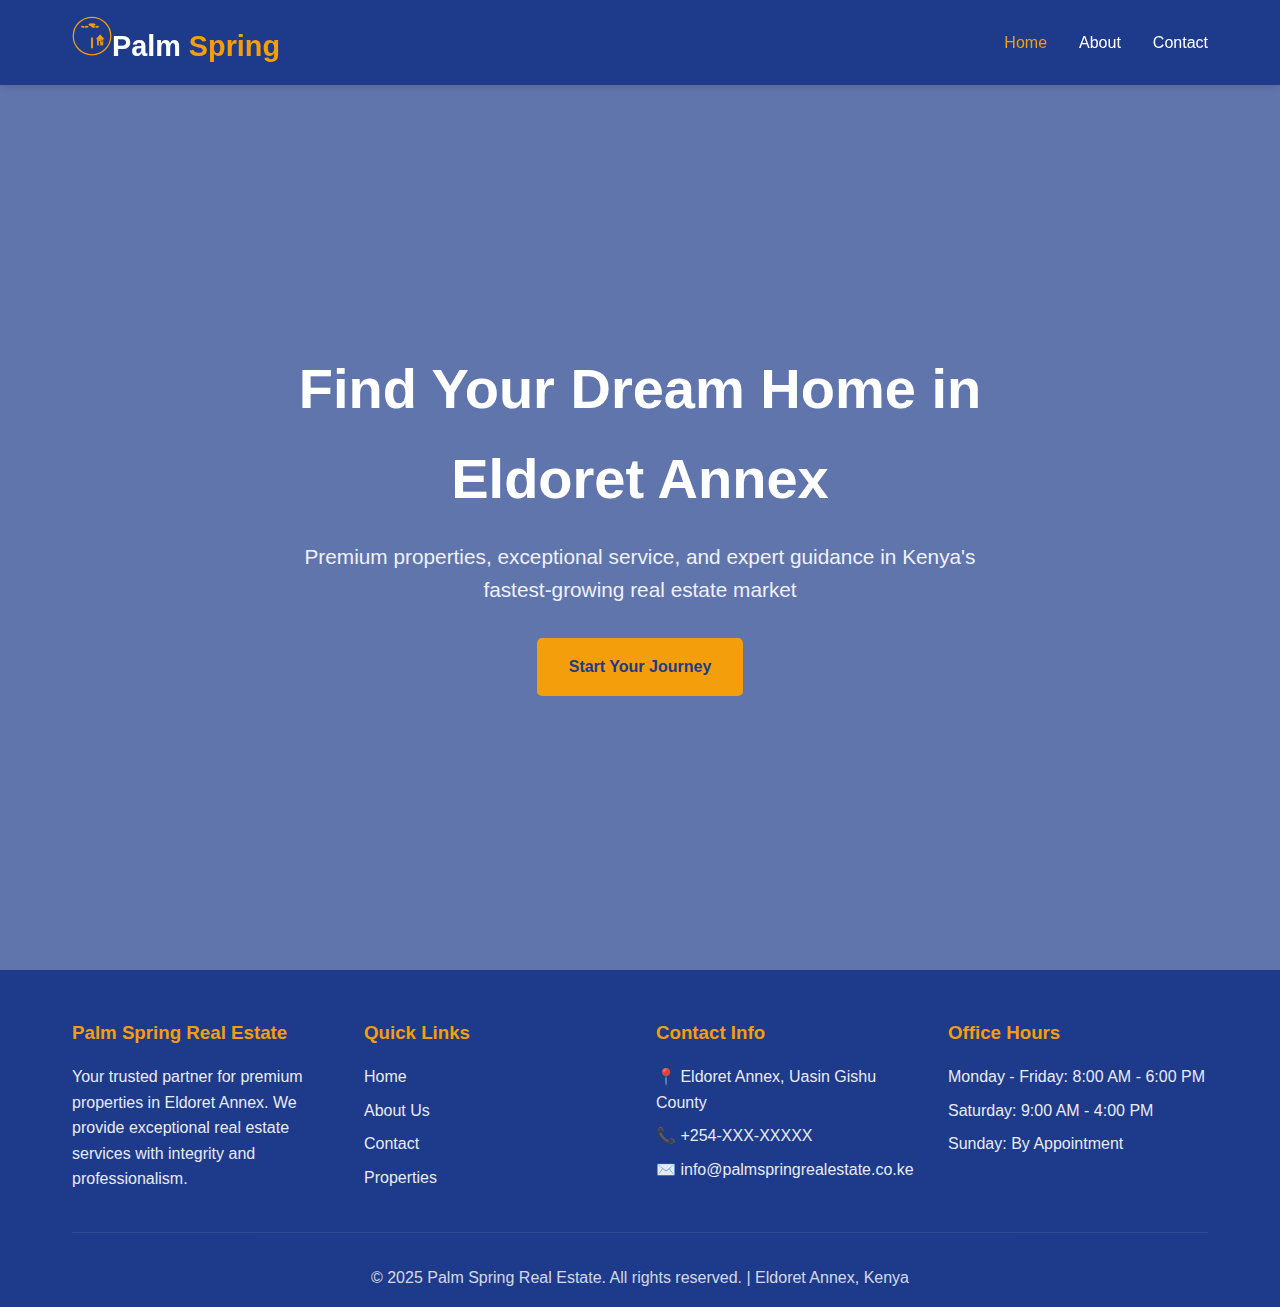
<file: index.html>
<!DOCTYPE html>
<html lang="en">
<head>
    <meta charset="UTF-8">
    <meta name="viewport" content="width=device-width, initial-scale=1.0">
    <title>Palm Spring Real Estate - Premium Properties in Eldoret Annex | Kenya</title>
    <meta name="description" content="Discover luxury real estate in Eldoret Annex with Palm Spring. Premium residential and commercial properties, expert guidance, and exceptional service in Kenya's growing property market.">
    <meta name="keywords" content="Eldoret real estate, Eldoret Annex properties, Kenya real estate, Palm Spring properties, luxury homes Eldoret, commercial properties Kenya, residential properties Eldoret, investment properties Kenya">
    <meta name="author" content="Palm Spring Real Estate">
    <meta name="robots" content="index, follow">
    <meta name="geo.region" content="KE-30">
    <meta name="geo.placename" content="Eldoret Annex">
    <meta name="geo.position" content="0.5143;35.2699">
    <meta name="ICBM" content="0.5143, 35.2699">
    
    <!-- Open Graph / Facebook -->
    <meta property="og:type" content="website">
    <meta property="og:title" content="Palm Spring Real Estate - Premium Properties in Eldoret Annex">
    <meta property="og:description" content="Discover luxury real estate in Eldoret Annex with Palm Spring. Premium properties and expert guidance in Kenya's growing market.">
    <meta property="og:url" content="https://palmspringrealestate.co.ke">
    <meta property="og:site_name" content="Palm Spring Real Estate">
    <meta property="og:locale" content="en_KE">
    
    <!-- Twitter -->
    <meta name="twitter:card" content="summary_large_image">
    <meta name="twitter:title" content="Palm Spring Real Estate - Premium Properties in Eldoret Annex">
    <meta name="twitter:description" content="Discover luxury real estate in Eldoret Annex with Palm Spring. Premium properties and expert guidance.">
    <meta name="twitter:site" content="@PalmSpringKE">
    
    <!-- Canonical URL -->
    <link rel="canonical" href="https://palmspringrealestate.co.ke/">
    
    <!-- Favicon -->
    <link rel="icon" type="image/x-icon" href="/favicon.ico">
    
    <!-- Structured Data -->
    <script type="application/ld+json">
    {
        "@context": "https://schema.org",
        "@type": "RealEstateAgent",
        "name": "Palm Spring Real Estate",
        "description": "Premium real estate services in Eldoret Annex, Kenya",
        "address": {
            "@type": "PostalAddress",
            "addressLocality": "Eldoret Annex",
            "addressRegion": "Uasin Gishu County",
            "addressCountry": "Kenya"
        },
        "url": "https://palmspringrealestate.co.ke",
        "telephone": "+254-XXX-XXXXX",
        "email": "info@palmspringrealestate.co.ke",
        "priceRange": "$",
        "openingHours": [
            "Mo-Fr 08:00-18:00",
            "Sa 09:00-16:00"
        ],
        "sameAs": [
            "https://facebook.com/palmspringrealestate",
            "https://twitter.com/palmspringke",
            "https://instagram.com/palmspringrealestate"
        ]
    }
    </script>
    
    <link rel="stylesheet" href="base.css">
    <link rel="stylesheet" href="index.css">

    <!-- In your HTML head section -->
<link rel="icon" type="image/svg+xml" href="./palm-spring-favicon.svg">
<link rel="icon" type="image/png" sizes="32x32" href="./favicon-32x32.png">
<link rel="icon" type="image/png" sizes="16x16" href="./favicon-16x16.png">
<link rel="apple-touch-icon" sizes="180x180" href="./apple-touch-icon.png">


</head>
<body>
    <!-- Navigation -->
     <!-- In your navigation -->

    <nav class="navbar">
        <div class="nav-container">
            <a href="index.html" class="logo"> <img src="assets/palm-spring-favicon-svg.svg" alt="Palm Spring Real Estate" height="40">Palm <span>Spring</span></a>
            <ul class="nav-menu">
                <li><a href="index.html" class="active">Home</a></li>
                <li><a href="about.html">About</a></li>
                <li><a href="contact.html">Contact</a></li>
            </ul>
            <div class="burger">
                <span></span>
                <span></span>
                <span></span>
            </div>
        </div>
    </nav>

    <!-- Hero Section with Carousel -->
    <section class="hero">
        <div class="hero-carousel">
            <div class="hero-slide active" style="background-image: url('https://images.unsplash.com/photo-1564013799919-ab600027ffc6?ixlib=rb-4.0.3&auto=format&fit=crop&w=1920&q=80')"></div>
            <div class="hero-slide" style="background-image: url('https://images.unsplash.com/photo-1605276374104-dee2a0ed3cd6?ixlib=rb-4.0.3&auto=format&fit=crop&w=1920&q=80')"></div>
            <div class="hero-slide" style="background-image: url('https://images.unsplash.com/photo-1613977257363-707ba9348227?ixlib=rb-4.0.3&auto=format&fit=crop&w=1920&q=80')"></div>
        </div>
        <div class="hero-overlay">
            <div class="hero-content">
                <h1>Find Your Dream Home in Eldoret Annex</h1>
                <p>Premium properties, exceptional service, and expert guidance in Kenya's fastest-growing real estate market</p>
                <a href="contact.html" class="cta-button">Start Your Journey</a>
            </div>
        </div>
    </section>

    <!-- Footer -->
    <footer class="footer">
        <div class="container">
            <div class="footer-content">
                <div class="footer-section">
                    <h3>Palm Spring Real Estate</h3>
                    <p>Your trusted partner for premium properties in Eldoret Annex. We provide exceptional real estate services with integrity and professionalism.</p>
                </div>
                <div class="footer-section">
                    <h3>Quick Links</h3>
                    <ul>
                        <li><a href="index.html">Home</a></li>
                        <li><a href="about.html">About Us</a></li>
                        <li><a href="contact.html">Contact</a></li>
                        <li><a href="#properties">Properties</a></li>
                    </ul>
                </div>
                <div class="footer-section">
                    <h3>Contact Info</h3>
                    <p>📍 Eldoret Annex, Uasin Gishu County</p>
                    <p>📞 +254-XXX-XXXXX</p>
                    <p>✉️ info@palmspringrealestate.co.ke</p>
                </div>
                <div class="footer-section">
                    <h3>Office Hours</h3>
                    <p>Monday - Friday: 8:00 AM - 6:00 PM</p>
                    <p>Saturday: 9:00 AM - 4:00 PM</p>
                    <p>Sunday: By Appointment</p>
                </div>
            </div>
            <div class="footer-bottom">
                <p>&copy; 2025 Palm Spring Real Estate. All rights reserved. | Eldoret Annex, Kenya</p>
            </div>
        </div>
    </footer>

    <script>
        // Mobile Navigation Toggle
        const burger = document.querySelector('.burger');
        const navMenu = document.querySelector('.nav-menu');

        burger.addEventListener('click', () => {
            burger.classList.toggle('active');
            navMenu.classList.toggle('active');
        });

        // Hero Carousel
        const slides = document.querySelectorAll('.hero-slide');
        let currentSlide = 0;

        function nextSlide() {
            slides[currentSlide].classList.remove('active');
            currentSlide = (currentSlide + 1) % slides.length;
            slides[currentSlide].classList.add('active');
        }

        // Auto-advance carousel every 5 seconds
        setInterval(nextSlide, 5000);

        // Close mobile menu when clicking on a link
        document.querySelectorAll('.nav-menu a').forEach(link => {
            link.addEventListener('click', () => {
                burger.classList.remove('active');
                navMenu.classList.remove('active');
            });
        });
    </script>
</body>
</html>
</file>
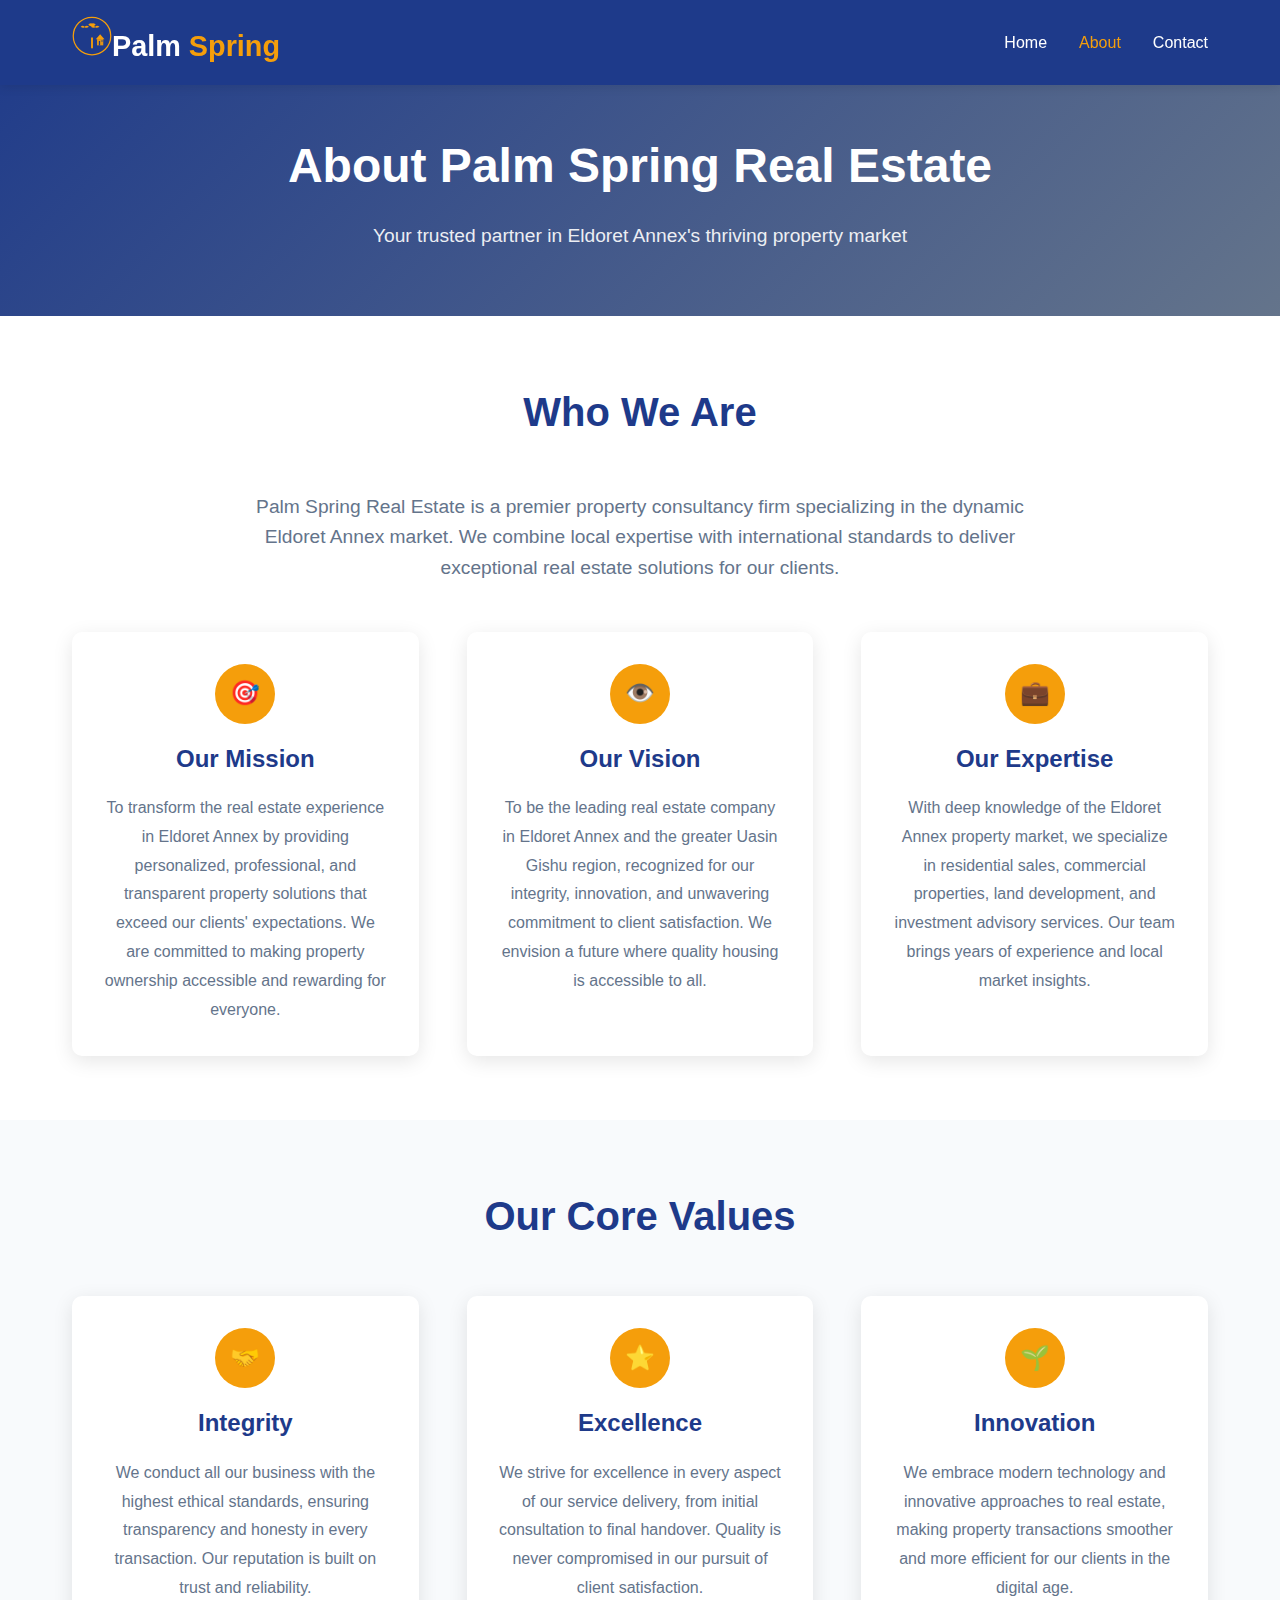
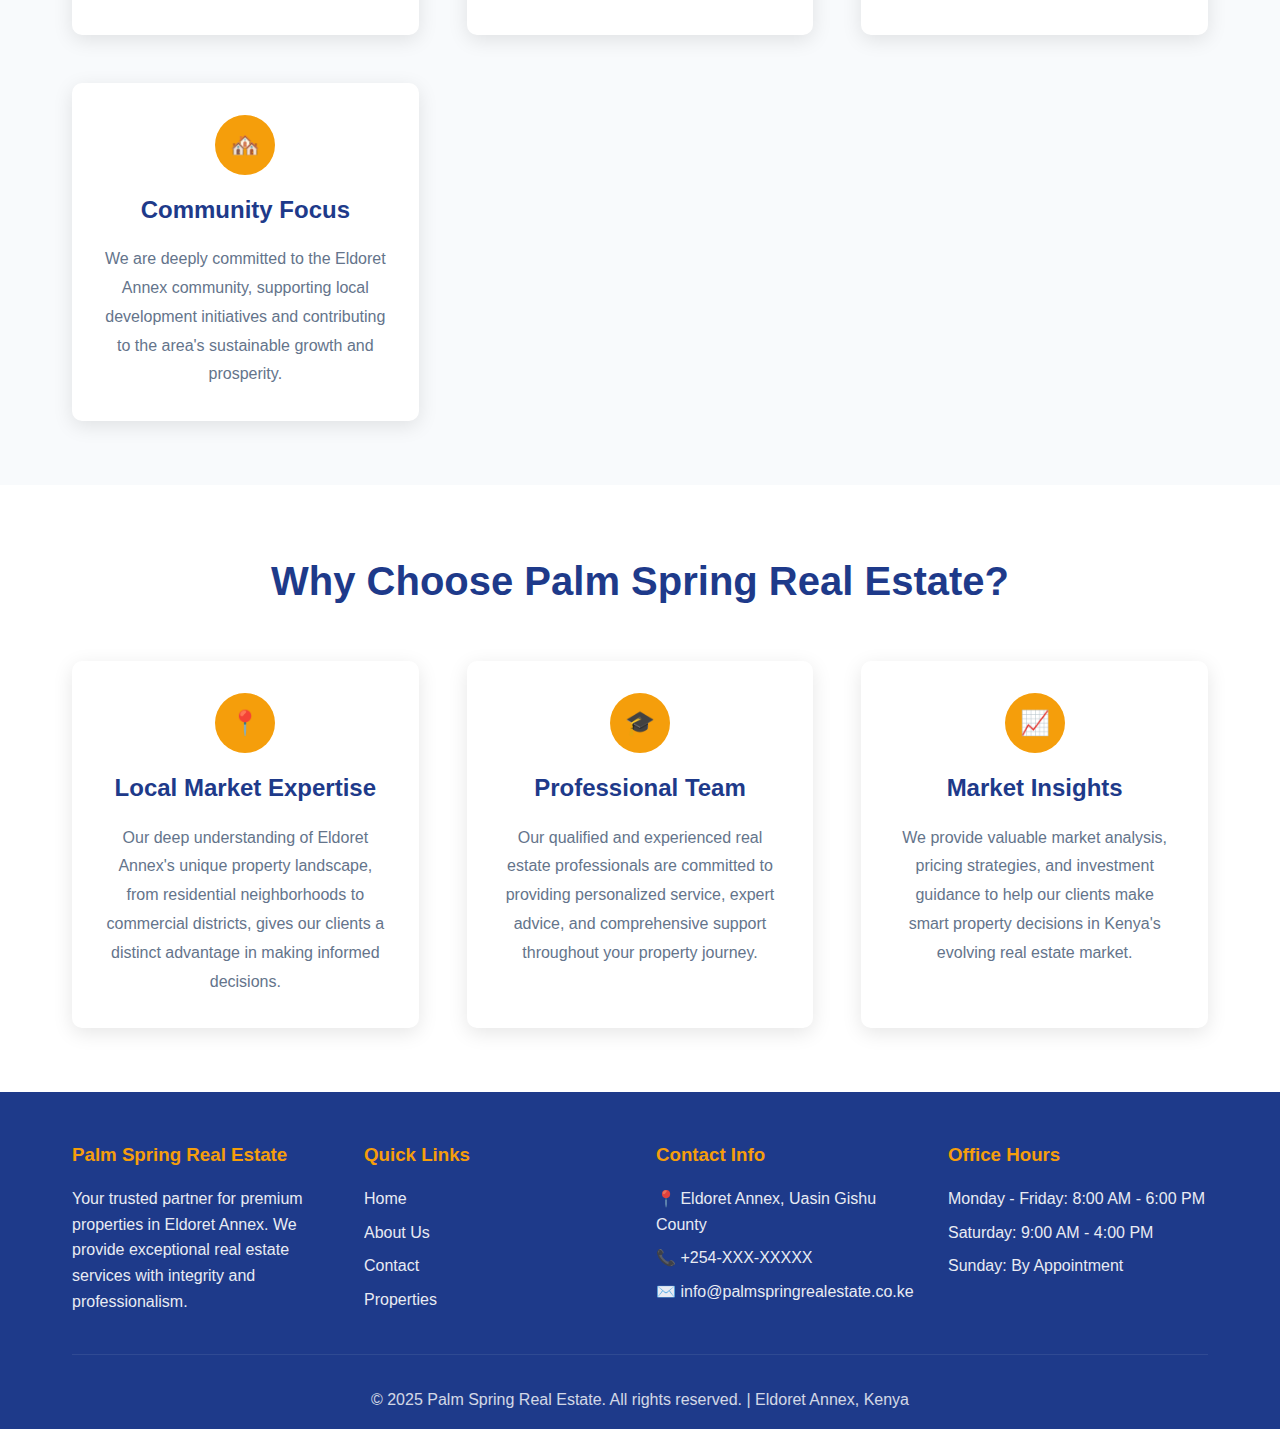
<file: about.html>
<!DOCTYPE html>
<html lang="en">
<head>
    <meta charset="UTF-8">
    <meta name="viewport" content="width=device-width, initial-scale=1.0">
    <title>About Palm Spring Real Estate - Your Trusted Partner in Eldoret Annex | Kenya</title>
    <meta name="description" content="Learn about Palm Spring Real Estate's mission, vision, and commitment to excellence in Eldoret Annex property market. Discover our values, expertise, and approach to real estate in Kenya.">
    <meta name="keywords" content="Palm Spring Real Estate about, Eldoret real estate company, Kenya property experts, real estate mission vision, Eldoret Annex property services, real estate values, property consultancy Kenya">
    <meta name="author" content="Palm Spring Real Estate">
    <meta name="robots" content="index, follow">
    <meta name="geo.region" content="KE-30">
    <meta name="geo.placename" content="Eldoret Annex">
    
    <!-- Open Graph / Facebook -->
    <meta property="og:type" content="website">
    <meta property="og:title" content="About Palm Spring Real Estate - Your Trusted Partner in Eldoret Annex">
    <meta property="og:description" content="Learn about our mission, vision, and commitment to excellence in Eldoret Annex property market. Discover our values and expertise.">
    <meta property="og:url" content="https://palmspringrealestate.co.ke/about">
    <meta property="og:site_name" content="Palm Spring Real Estate">
    <meta property="og:locale" content="en_KE">
    
    <!-- Twitter -->
    <meta name="twitter:card" content="summary">
    <meta name="twitter:title" content="About Palm Spring Real Estate - Your Trusted Partner">
    <meta name="twitter:description" content="Learn about our mission, vision, and commitment to excellence in Eldoret Annex property market.">
    <meta name="twitter:site" content="@PalmSpringKE">
    
    <!-- Canonical URL -->
    <link rel="canonical" href="https://palmspringrealestate.co.ke/about">
    
    <!-- Favicon -->
    <link rel="icon" type="image/x-icon" href="/favicon.ico">
    
    <!-- Structured Data -->
    <script type="application/ld+json">
    {
        "@context": "https://schema.org",
        "@type": "AboutPage",
        "name": "About Palm Spring Real Estate",
        "description": "Learn about Palm Spring Real Estate's mission, vision, and values",
        "mainEntity": {
            "@type": "RealEstateAgent",
            "name": "Palm Spring Real Estate",
            "description": "Premier property consultancy firm in Eldoret Annex, Kenya",
            "foundingLocation": {
                "@type": "Place",
                "name": "Eldoret Annex, Uasin Gishu County, Kenya"
            },
            "knowsAbout": [
                "Residential Properties",
                "Commercial Real Estate",
                "Land Development",
                "Investment Advisory",
                "Property Valuation"
            ],
            "serviceArea": {
                "@type": "GeoCircle",
                "geoMidpoint": {
                    "@type": "GeoCoordinates",
                    "latitude": 0.5143,
                    "longitude": 35.2699
                },
                "geoRadius": "50000"
            }
        }
    }
    </script>
    
    <link rel="stylesheet" href="base.css">
    <link rel="stylesheet" href="about.css">
</head>
<body>
    <!-- Navigation -->
    <nav class="navbar">
        <div class="nav-container">
            <a href="index.html" class="logo"> <img src="assets/palm-spring-favicon-svg.svg" alt="Palm Spring Real Estate" height="40">Palm <span>Spring</span></a>
            <ul class="nav-menu">
                <li><a href="index.html">Home</a></li>
                <li><a href="about.html" class="active">About</a></li>
                <li><a href="contact.html">Contact</a></li>
            </ul>
            <div class="burger">
                <span></span>
                <span></span>
                <span></span>
            </div>
        </div>
    </nav>

    <!-- Page Header with Background Image -->
    <header class="page-header">
        <div class="container">
            <h1>About Palm Spring Real Estate</h1>
            <p>Your trusted partner in Eldoret Annex's thriving property market</p>
        </div>
    </header>

    <!-- About Content -->
    <section class="section">
        <div class="container">
            <h2 class="section-title">Who We Are</h2>
            <p style="text-align: center; font-size: 1.2rem; color: var(--text-gray); max-width: 800px; margin: 0 auto;">
                Palm Spring Real Estate is a premier property consultancy firm specializing in the dynamic Eldoret Annex market. 
                We combine local expertise with international standards to deliver exceptional real estate solutions for our clients.
            </p>

            <div class="about-grid">
                <div class="about-card">
                    <div class="icon">🎯</div>
                    <h3>Our Mission</h3>
                    <p>To transform the real estate experience in Eldoret Annex by providing personalized, professional, and transparent property solutions that exceed our clients' expectations. We are committed to making property ownership accessible and rewarding for everyone.</p>
                </div>

                <div class="about-card">
                    <div class="icon">👁️</div>
                    <h3>Our Vision</h3>
                    <p>To be the leading real estate company in Eldoret Annex and the greater Uasin Gishu region, recognized for our integrity, innovation, and unwavering commitment to client satisfaction. We envision a future where quality housing is accessible to all.</p>
                </div>

                <div class="about-card">
                    <div class="icon">💼</div>
                    <h3>Our Expertise</h3>
                    <p>With deep knowledge of the Eldoret Annex property market, we specialize in residential sales, commercial properties, land development, and investment advisory services. Our team brings years of experience and local market insights.</p>
                </div>
            </div>
        </div>
    </section>

    <!-- Values Section -->
    <section class="section" style="background: var(--light-gray);">
        <div class="container">
            <h2 class="section-title">Our Core Values</h2>
            <div class="about-grid">
                <div class="about-card">
                    <div class="icon">🤝</div>
                    <h3>Integrity</h3>
                    <p>We conduct all our business with the highest ethical standards, ensuring transparency and honesty in every transaction. Our reputation is built on trust and reliability.</p>
                </div>

                <div class="about-card">
                    <div class="icon">⭐</div>
                    <h3>Excellence</h3>
                    <p>We strive for excellence in every aspect of our service delivery, from initial consultation to final handover. Quality is never compromised in our pursuit of client satisfaction.</p>
                </div>

                <div class="about-card">
                    <div class="icon">🌱</div>
                    <h3>Innovation</h3>
                    <p>We embrace modern technology and innovative approaches to real estate, making property transactions smoother and more efficient for our clients in the digital age.</p>
                </div>

                <div class="about-card">
                    <div class="icon">🏘️</div>
                    <h3>Community Focus</h3>
                    <p>We are deeply committed to the Eldoret Annex community, supporting local development initiatives and contributing to the area's sustainable growth and prosperity.</p>
                </div>
            </div>
        </div>
    </section>

    <!-- Why Choose Us Section -->
    <section class="section">
        <div class="container">
            <h2 class="section-title">Why Choose Palm Spring Real Estate?</h2>
            <div class="about-grid">
                <div class="about-card">
                    <div class="icon">📍</div>
                    <h3>Local Market Expertise</h3>
                    <p>Our deep understanding of Eldoret Annex's unique property landscape, from residential neighborhoods to commercial districts, gives our clients a distinct advantage in making informed decisions.</p>
                </div>

                <div class="about-card">
                    <div class="icon">🎓</div>
                    <h3>Professional Team</h3>
                    <p>Our qualified and experienced real estate professionals are committed to providing personalized service, expert advice, and comprehensive support throughout your property journey.</p>
                </div>

                <div class="about-card">
                    <div class="icon">📈</div>
                    <h3>Market Insights</h3>
                    <p>We provide valuable market analysis, pricing strategies, and investment guidance to help our clients make smart property decisions in Kenya's evolving real estate market.</p>
                </div>
            </div>
        </div>
    </section>

    <!-- Footer -->
    <footer class="footer">
        <div class="container">
            <div class="footer-content">
                <div class="footer-section">
                    <h3>Palm Spring Real Estate</h3>
                    <p>Your trusted partner for premium properties in Eldoret Annex. We provide exceptional real estate services with integrity and professionalism.</p>
                </div>
                <div class="footer-section">
                    <h3>Quick Links</h3>
                    <ul>
                        <li><a href="index.html">Home</a></li>
                        <li><a href="about.html">About Us</a></li>
                        <li><a href="contact.html">Contact</a></li>
                        <li><a href="#properties">Properties</a></li>
                    </ul>
                </div>
                <div class="footer-section">
                    <h3>Contact Info</h3>
                    <p>📍 Eldoret Annex, Uasin Gishu County</p>
                    <p>📞 +254-XXX-XXXXX</p>
                    <p>✉️ info@palmspringrealestate.co.ke</p>
                </div>
                <div class="footer-section">
                    <h3>Office Hours</h3>
                    <p>Monday - Friday: 8:00 AM - 6:00 PM</p>
                    <p>Saturday: 9:00 AM - 4:00 PM</p>
                    <p>Sunday: By Appointment</p>
                </div>
            </div>
            <div class="footer-bottom">
                <p>&copy; 2025 Palm Spring Real Estate. All rights reserved. | Eldoret Annex, Kenya</p>
            </div>
        </div>
    </footer>

    <script>
        // Mobile Navigation Toggle
        const burger = document.querySelector('.burger');
        const navMenu = document.querySelector('.nav-menu');

        burger.addEventListener('click', () => {
            burger.classList.toggle('active');
            navMenu.classList.toggle('active');
        });

        // Close mobile menu when clicking on a link
        document.querySelectorAll('.nav-menu a').forEach(link => {
            link.addEventListener('click', () => {
                burger.classList.remove('active');
                navMenu.classList.remove('active');
            });
        });
    </script>
</body>
</html>
</file>
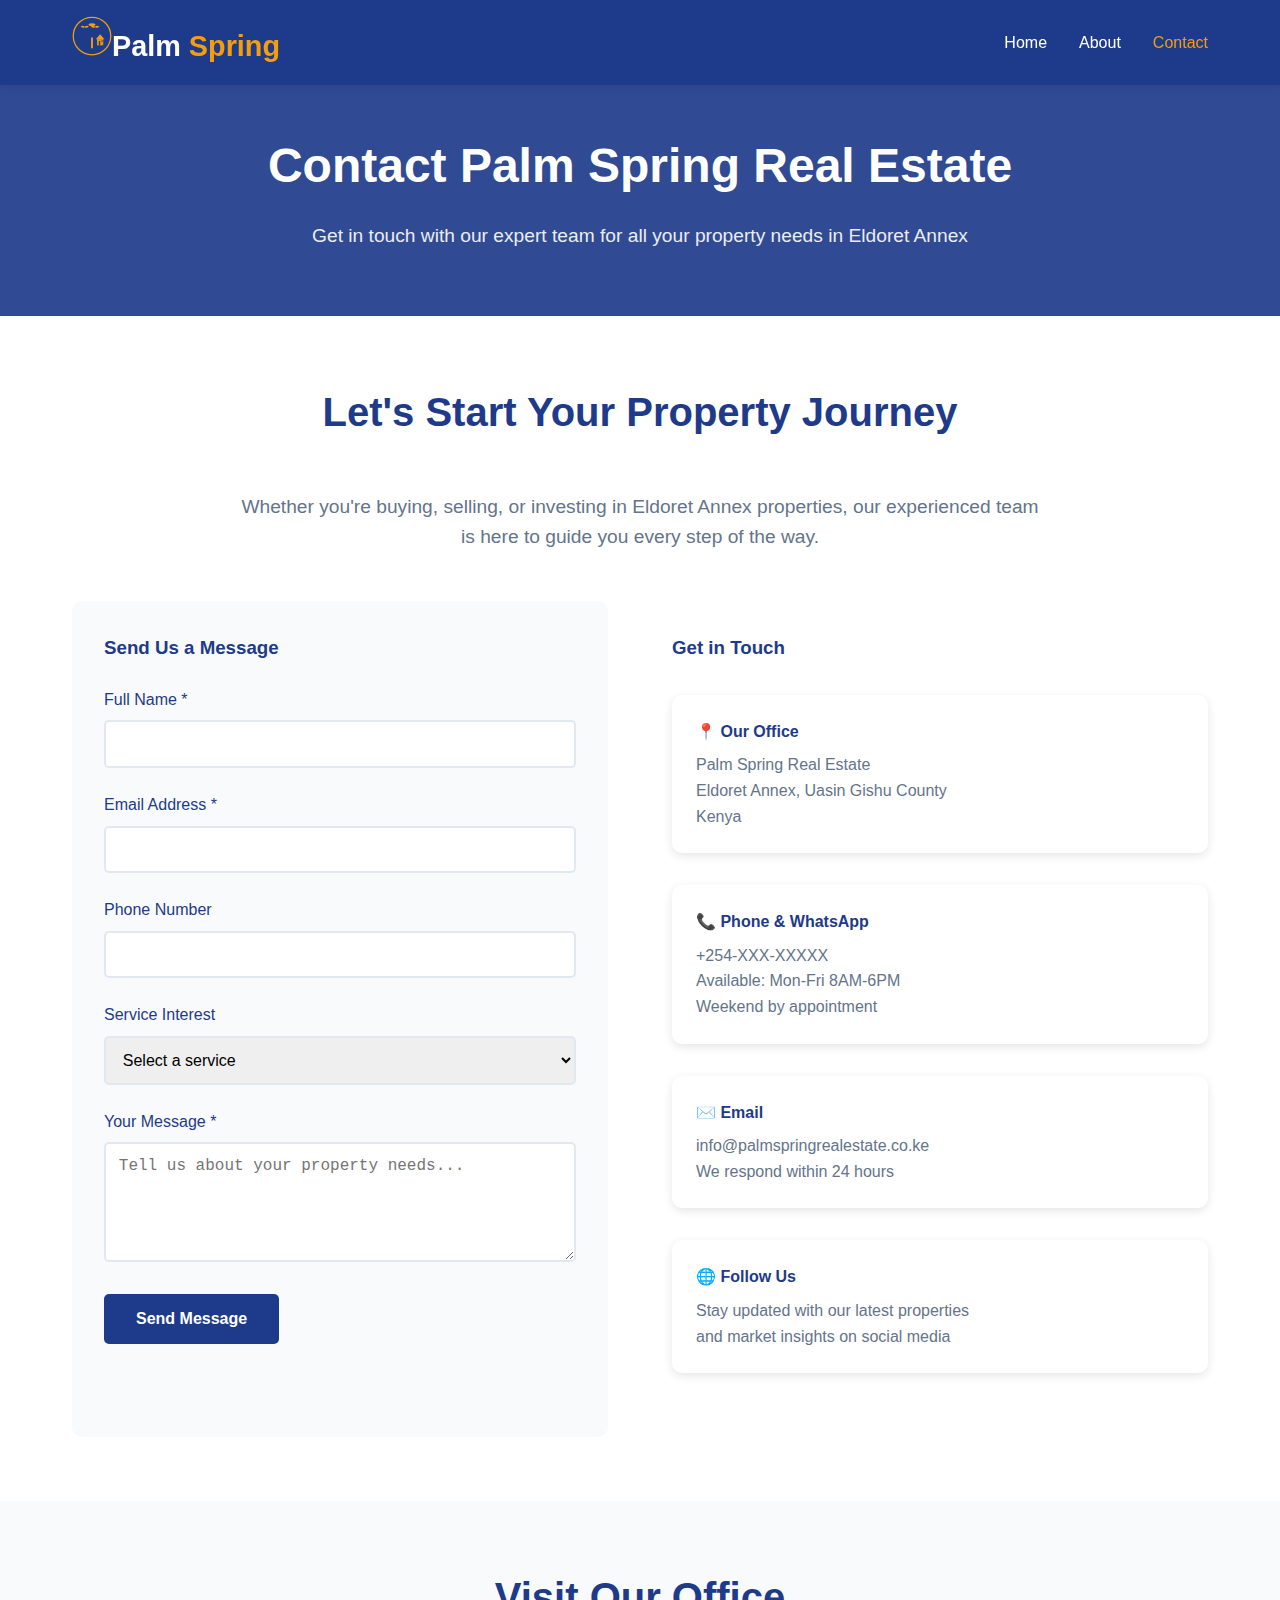
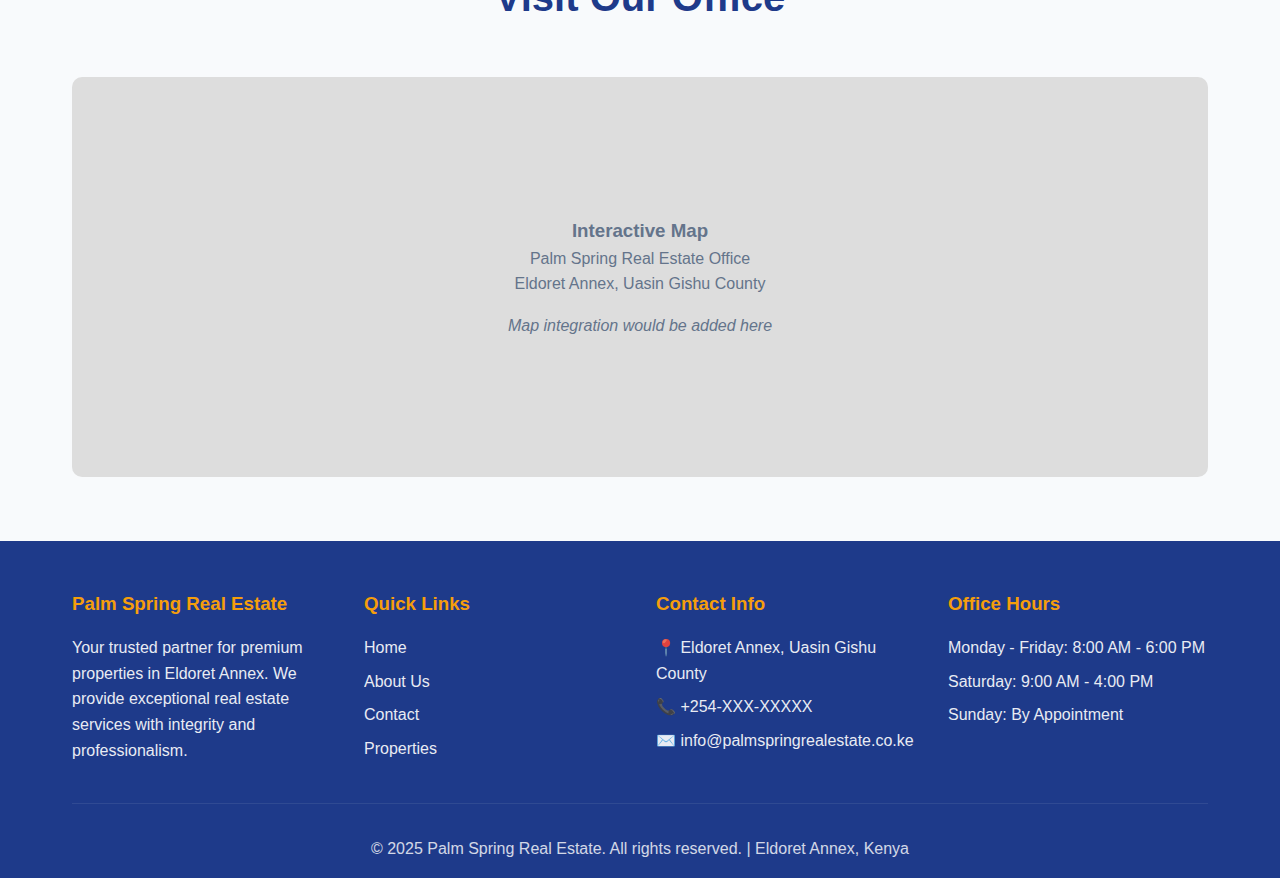
<file: contact.html>
<!DOCTYPE html>
<html lang="en">
<head>
    <meta charset="UTF-8">
    <meta name="viewport" content="width=device-width, initial-scale=1.0">
    <title>Contact Palm Spring Real Estate - Get in Touch Today | Eldoret Annex, Kenya</title>
    <meta name="description" content="Contact Palm Spring Real Estate for premium property services in Eldoret Annex. Call, email, or visit our office for expert real estate consultation, property buying, selling, and investment advice in Kenya.">
    <meta name="keywords" content="contact Palm Spring Real Estate, Eldoret Annex real estate contact, Kenya property consultation, real estate phone number Eldoret, property inquiry form, real estate office Eldoret, property agent contact Kenya">
    <meta name="author" content="Palm Spring Real Estate">
    <meta name="robots" content="index, follow">
    <meta name="geo.region" content="KE-30">
    <meta name="geo.placename" content="Eldoret Annex">
    <meta name="geo.position" content="0.5143;35.2699">
    <meta name="ICBM" content="0.5143, 35.2699">
    
    <!-- Open Graph / Facebook -->
    <meta property="og:type" content="website">
    <meta property="og:title" content="Contact Palm Spring Real Estate - Get in Touch Today">
    <meta property="og:description" content="Contact us for premium property services in Eldoret Annex. Expert real estate consultation and assistance in Kenya.">
    <meta property="og:url" content="https://palmspringrealestate.co.ke/contact">
    <meta property="og:site_name" content="Palm Spring Real Estate">
    <meta property="og:locale" content="en_KE">
    
    <!-- Twitter -->
    <meta name="twitter:card" content="summary">
    <meta name="twitter:title" content="Contact Palm Spring Real Estate - Get in Touch Today">
    <meta name="twitter:description" content="Contact us for premium property services in Eldoret Annex. Expert consultation and assistance.">
    <meta name="twitter:site" content="@PalmSpringKE">
    
    <!-- Canonical URL -->
    <link rel="canonical" href="https://palmspringrealestate.co.ke/contact">
    
    <!-- Favicon -->
    <link rel="icon" type="image/x-icon" href="/favicon.ico">
    
    <!-- Structured Data for Contact -->
    <script type="application/ld+json">
    {
        "@context": "https://schema.org",
        "@type": "ContactPage",
        "name": "Contact Palm Spring Real Estate",
        "description": "Contact information for Palm Spring Real Estate in Eldoret Annex",
        "mainEntity": {
            "@type": "RealEstateAgent",
            "name": "Palm Spring Real Estate",
            "address": {
                "@type": "PostalAddress",
                "addressLocality": "Eldoret Annex",
                "addressRegion": "Uasin Gishu County",
                "addressCountry": "Kenya",
                "postalCode": "30100"
            },
            "telephone": "+254-XXX-XXXXX",
            "email": "info@palmspringrealestate.co.ke",
            "url": "https://palmspringrealestate.co.ke",
            "openingHours": [
                "Mo-Fr 08:00-18:00",
                "Sa 09:00-16:00"
            ],
            "geo": {
                "@type": "GeoCoordinates",
                "latitude": 0.5143,
                "longitude": 35.2699
            },
            "contactPoint": {
                "@type": "ContactPoint",
                "telephone": "+254-XXX-XXXXX",
                "contactType": "customer service",
                "availableLanguage": ["English", "Swahili"],
                "hoursAvailable": {
                    "@type": "OpeningHoursSpecification",
                    "dayOfWeek": ["Monday", "Tuesday", "Wednesday", "Thursday", "Friday"],
                    "opens": "08:00",
                    "closes": "18:00"
                }
            }
        }
    }
    </script>
    
    <link rel="stylesheet" href="base.css">
    <link rel="stylesheet" href="contact.css">
</head>
<body>
    <!-- Navigation -->
    <nav class="navbar">
        <div class="nav-container">
            <a href="index.html" class="logo"> <img src="assets/palm-spring-favicon-svg.svg" alt="Palm Spring Real Estate" height="40">Palm <span>Spring</span></a>
            <ul class="nav-menu">
                <li><a href="index.html">Home</a></li>
                <li><a href="about.html">About</a></li>
                <li><a href="contact.html" class="active">Contact</a></li>
            </ul>
            <div class="burger">
                <span></span>
                <span></span>
                <span></span>
            </div>
        </div>
    </nav>

    <!-- Page Header -->
    <header class="contact-page-header">
        <div class="container">
            <h1>Contact Palm Spring Real Estate</h1>
            <p>Get in touch with our expert team for all your property needs in Eldoret Annex</p>
        </div>
    </header>

    <!-- Contact Section -->
    <section class="section">
        <div class="container">
            <h2 class="section-title">Let's Start Your Property Journey</h2>
            <p style="text-align: center; font-size: 1.2rem; color: var(--text-gray); max-width: 800px; margin: 0 auto 3rem;">
                Whether you're buying, selling, or investing in Eldoret Annex properties, our experienced team is here to guide you every step of the way.
            </p>

            <div class="contact-grid">
                <!-- Contact Form -->
                <div class="contact-form">
                    <h3 style="color: var(--navy); margin-bottom: 1.5rem;">Send Us a Message</h3>
                    <form id="contactForm">
                        <div class="form-group">
                            <label for="name">Full Name *</label>
                            <input type="text" id="name" name="name" required>
                        </div>
                        
                        <div class="form-group">
                            <label for="email">Email Address *</label>
                            <input type="email" id="email" name="email" required>
                        </div>
                        
                        <div class="form-group">
                            <label for="phone">Phone Number</label>
                            <input type="tel" id="phone" name="phone">
                        </div>
                        
                        <div class="form-group">
                            <label for="service">Service Interest</label>
                            <select id="service" name="service" style="width: 100%; padding: 0.8rem; border: 2px solid #e2e8f0; border-radius: 5px; font-size: 1rem;">
                                <option value="">Select a service</option>
                                <option value="buying">Property Buying</option>
                                <option value="selling">Property Selling</option>
                                <option value="renting">Property Rental</option>
                                <option value="investment">Investment Advisory</option>
                                <option value="valuation">Property Valuation</option>
                                <option value="other">Other</option>
                            </select>
                        </div>
                        
                        <div class="form-group">
                            <label for="message">Your Message *</label>
                            <textarea id="message" name="message" placeholder="Tell us about your property needs..." required></textarea>
                        </div>
                        
                        <button type="submit" class="submit-btn">Send Message</button>
                    </form>
                </div>

                <!-- Contact Information -->
                <div class="contact-info">
                    <h3 style="color: var(--navy); margin-bottom: 2rem;">Get in Touch</h3>
                    
                    <div class="contact-item">
                        <h4>📍 Our Office</h4>
                        <p>Palm Spring Real Estate<br>
                        Eldoret Annex, Uasin Gishu County<br>
                        Kenya</p>
                    </div>
                    
                    <div class="contact-item">
                        <h4>📞 Phone & WhatsApp</h4>
                        <p>+254-XXX-XXXXX<br>
                        Available: Mon-Fri 8AM-6PM<br>
                        Weekend by appointment</p>
                    </div>
                    
                    <div class="contact-item">
                        <h4>✉️ Email</h4>
                        <p>info@palmspringrealestate.co.ke<br>
                        We respond within 24 hours</p>
                    </div>
                    
                    <div class="contact-item">
                        <h4>🌐 Follow Us</h4>
                        <p>Stay updated with our latest properties<br>
                        and market insights on social media</p>
                    </div>
                </div>
            </div>
        </div>
    </section>

    <!-- Map Section -->
    <section class="section" style="background: var(--light-gray);">
        <div class="container">
            <h2 class="section-title">Visit Our Office</h2>
            <div style="background: #ddd; height: 400px; border-radius: 10px; display: flex; align-items: center; justify-content: center; color: var(--text-gray);">
                <div style="text-align: center;">
                    <h3>Interactive Map</h3>
                    <p>Palm Spring Real Estate Office<br>Eldoret Annex, Uasin Gishu County</p>
                    <p style="margin-top: 1rem;"><em>Map integration would be added here</em></p>
                </div>
            </div>
        </div>
    </section>

    <!-- Footer -->
    <footer class="footer">
        <div class="container">
            <div class="footer-content">
                <div class="footer-section">
                    <h3>Palm Spring Real Estate</h3>
                    <p>Your trusted partner for premium properties in Eldoret Annex. We provide exceptional real estate services with integrity and professionalism.</p>
                </div>
                <div class="footer-section">
                    <h3>Quick Links</h3>
                    <ul>
                        <li><a href="index.html">Home</a></li>
                        <li><a href="about.html">About Us</a></li>
                        <li><a href="contact.html">Contact</a></li>
                        <li><a href="#properties">Properties</a></li>
                    </ul>
                </div>
                <div class="footer-section">
                    <h3>Contact Info</h3>
                    <p>📍 Eldoret Annex, Uasin Gishu County</p>
                    <p>📞 +254-XXX-XXXXX</p>
                    <p>✉️ info@palmspringrealestate.co.ke</p>
                </div>
                <div class="footer-section">
                    <h3>Office Hours</h3>
                    <p>Monday - Friday: 8:00 AM - 6:00 PM</p>
                    <p>Saturday: 9:00 AM - 4:00 PM</p>
                    <p>Sunday: By Appointment</p>
                </div>
            </div>
            <div class="footer-bottom">
                <p>&copy; 2025 Palm Spring Real Estate. All rights reserved. | Eldoret Annex, Kenya</p>
            </div>
        </div>
    </footer>

    <script>
        // Mobile Navigation Toggle
        const burger = document.querySelector('.burger');
        const navMenu = document.querySelector('.nav-menu');

        burger.addEventListener('click', () => {
            burger.classList.toggle('active');
            navMenu.classList.toggle('active');
        });

        // Close mobile menu when clicking on a link
        document.querySelectorAll('.nav-menu a').forEach(link => {
            link.addEventListener('click', () => {
                burger.classList.remove('active');
                navMenu.classList.remove('active');
            });
        });

        // Contact Form Handling
        document.getElementById('contactForm').addEventListener('submit', function(e) {
            e.preventDefault();
            
            // Get form data
            const formData = new FormData(this);
            const data = Object.fromEntries(formData.entries());
            
            // Simple validation
            if (!data.name || !data.email || !data.message) {
                alert('Please fill in all required fields.');
                return;
            }
            
            // Simulate form submission
            alert('Thank you for your message! We will get back to you within 24 hours.');
            this.reset();
        });
    </script>
</body>
</html>
</file>
<file: base.css>
/* Palm Spring Real Estate - Base Styles */
/* Common styles shared across all pages */

* {
    margin: 0;
    padding: 0;
    box-sizing: border-box;
}

:root {
    --navy: #1e3a8a;
    --gold: #f59e0b;
    --white: #ffffff;
    --light-gray: #f8fafc;
    --text-gray: #64748b;
    --dark-gray: #374151;
}

body {
    font-family: 'Arial', sans-serif;
    line-height: 1.6;
    color: var(--dark-gray);
}

/* Navigation Styles */
.navbar {
    background: var(--navy);
    padding: 1rem 0;
    position: fixed;
    width: 100%;
    top: 0;
    z-index: 1000;
    box-shadow: 0 2px 10px rgba(0,0,0,0.1);
}

.nav-container {
    max-width: 1200px;
    margin: 0 auto;
    padding: 0 2rem;
    display: flex;
    justify-content: space-between;
    align-items: center;
}

.logo {
    color: var(--white);
    font-size: 1.8rem;
    font-weight: bold;
    text-decoration: none;
}

.logo span {
    color: var(--gold);
}

.nav-menu {
    display: flex;
    list-style: none;
    gap: 2rem;
}

.nav-menu a {
    color: var(--white);
    text-decoration: none;
    font-weight: 500;
    transition: color 0.3s ease;
}

.nav-menu a:hover,
.nav-menu a.active {
    color: var(--gold);
}

.burger {
    display: none;
    flex-direction: column;
    cursor: pointer;
    padding: 5px;
}

.burger span {
    width: 25px;
    height: 3px;
    background: var(--white);
    margin: 3px 0;
    transition: 0.3s;
}

/* Common Container Styles */
.container {
    max-width: 1200px;
    margin: 0 auto;
    padding: 0 2rem;
}

.section {
    padding: 4rem 0;
}

.section-title {
    text-align: center;
    font-size: 2.5rem;
    margin-bottom: 3rem;
    color: var(--navy);
}

/* Common Button Styles */
.cta-button {
    display: inline-block;
    background: var(--gold);
    color: var(--navy);
    padding: 1rem 2rem;
    text-decoration: none;
    border-radius: 5px;
    font-weight: bold;
    transition: transform 0.3s ease, box-shadow 0.3s ease;
}

.cta-button:hover {
    transform: translateY(-2px);
    box-shadow: 0 5px 15px rgba(245, 158, 11, 0.4);
}

/* Footer Styles */
.footer {
    background: var(--navy);
    color: var(--white);
    padding: 3rem 0 1rem;
}

.footer-content {
    display: grid;
    grid-template-columns: repeat(auto-fit, minmax(250px, 1fr));
    gap: 2rem;
    margin-bottom: 2rem;
}

.footer-section h3 {
    color: var(--gold);
    margin-bottom: 1rem;
}

.footer-section p,
.footer-section li {
    margin-bottom: 0.5rem;
    opacity: 0.9;
}

.footer-section ul {
    list-style: none;
}

.footer-section a {
    color: var(--white);
    text-decoration: none;
    transition: color 0.3s ease;
}

.footer-section a:hover {
    color: var(--gold);
}

.footer-bottom {
    text-align: center;
    padding-top: 2rem;
    border-top: 1px solid rgba(255,255,255,0.1);
    opacity: 0.8;
}

/* Responsive Design */
@media (max-width: 768px) {
    .nav-menu {
        position: fixed;
        left: -100%;
        top: 70px;
        flex-direction: column;
        background-color: var(--navy);
        width: 100%;
        text-align: center;
        transition: 0.3s;
        box-shadow: 0 10px 27px rgba(0,0,0,0.05);
        padding: 2rem 0;
    }

    .nav-menu.active {
        left: 0;
    }

    .burger {
        display: flex;
    }

    .burger.active span:nth-child(1) {
        transform: rotate(-45deg) translate(-5px, 6px);
    }

    .burger.active span:nth-child(2) {
        opacity: 0;
    }

    .burger.active span:nth-child(3) {
        transform: rotate(45deg) translate(-5px, -6px);
    }

    .section-title {
        font-size: 2rem;
    }
}
</file>
<file: index.css>
/* Palm Spring Real Estate - Homepage Styles */

/* Hero Section */
.hero {
    height: 100vh;
    position: relative;
    overflow: hidden;
    margin-top: 70px;
}

.hero-carousel {
    position: relative;
    height: 100%;
}

.hero-slide {
    position: absolute;
    top: 0;
    left: 0;
    width: 100%;
    height: 100%;
    background-size: cover;
    background-position: center;
    opacity: 0;
    transition: opacity 1s ease-in-out;
}

.hero-slide.active {
    opacity: 1;
}

.hero-overlay {
    position: absolute;
    top: 0;
    left: 0;
    width: 100%;
    height: 100%;
    background: rgba(30, 58, 138, 0.7);
    display: flex;
    align-items: center;
    justify-content: center;
}

.hero-content {
    text-align: center;
    color: var(--white);
    max-width: 800px;
    padding: 0 2rem;
}

.hero-content h1 {
    font-size: 3.5rem;
    margin-bottom: 1rem;
    font-weight: bold;
}

.hero-content p {
    font-size: 1.3rem;
    margin-bottom: 2rem;
    opacity: 0.9;
}

/* Responsive Hero Section */
@media (max-width: 768px) {
    .hero-content h1 {
        font-size: 2.5rem;
    }

    .hero-content p {
        font-size: 1.1rem;
    }
}
</file>
<file: about.css>
/* Palm Spring Real Estate - About Page Styles */

/* About Page Header */
.page-header {
    background: linear-gradient(135deg, var(--navy), var(--text-gray));
    color: var(--white);
    padding: 8rem 0 4rem;
    text-align: center;
}

.page-header h1 {
    font-size: 3rem;
    margin-bottom: 1rem;
}

.page-header p {
    font-size: 1.2rem;
    opacity: 0.9;
}

/* About Grid Layout */
.about-grid {
    display: grid;
    grid-template-columns: repeat(auto-fit, minmax(300px, 1fr));
    gap: 3rem;
    margin-top: 3rem;
}

.about-card {
    background: var(--white);
    padding: 2rem;
    border-radius: 10px;
    box-shadow: 0 5px 20px rgba(0,0,0,0.1);
    text-align: center;
    transition: transform 0.3s ease;
}

.about-card:hover {
    transform: translateY(-5px);
}

.about-card h3 {
    color: var(--navy);
    font-size: 1.5rem;
    margin-bottom: 1rem;
}

.about-card p {
    color: var(--text-gray);
    line-height: 1.8;
}

.icon {
    width: 60px;
    height: 60px;
    background: var(--gold);
    border-radius: 50%;
    display: flex;/* Palm Spring Real Estate - About Page Styles */

/* About Page Header with Background Image */
.page-header {
    background: linear-gradient(rgba(30, 58, 138, 0.8), rgba(30, 58, 138, 0.8)), 
                url('https://images.unsplash.com/photo-1582407947304-fd86f028f716?ixlib=rb-4.0.3&auto=format&fit=crop&w=1926&q=80');
    background-size: cover;
    background-position: center;
    background-attachment: fixed;
    color: var(--white);
    padding: 8rem 0 4rem;
    text-align: center;
    position: relative;
}

.page-header::before {
    content: '';
    position: absolute;
    top: 0;
    left: 0;
    right: 0;
    bottom: 0;
    background: rgba(30, 58, 138, 0.6);
    z-index: 1;
}

.page-header .container {
    position: relative;
    z-index: 2;
}

.page-header h1 {
    font-size: 3rem;
    margin-bottom: 1rem;
}

.page-header p {
    font-size: 1.2rem;
    opacity: 0.9;
}

/* About Grid Layout */
.about-grid {
    display: grid;
    grid-template-columns: repeat(auto-fit, minmax(300px, 1fr));
    gap: 3rem;
    margin-top: 3rem;
}

.about-card {
    background: var(--white);
    padding: 2rem;
    border-radius: 10px;
    box-shadow: 0 5px 20px rgba(0,0,0,0.1);
    text-align: center;
    transition: transform 0.3s ease;
}

.about-card:hover {
    transform: translateY(-5px);
}

.about-card h3 {
    color: var(--navy);
    font-size: 1.5rem;
    margin-bottom: 1rem;
}

.about-card p {
    color: var(--text-gray);
    line-height: 1.8;
}

.icon {
    width: 60px;
    height: 60px;
    background: var(--gold);
    border-radius: 50%;
    display: flex;
    align-items: center;
    justify-content: center;
    margin: 0 auto 1rem;
    font-size: 1.5rem;
    color: var(--white);
}

/* Responsive About Page */
@media (max-width: 768px) {
    .page-header {
        background-attachment: scroll;
    }
    
    .page-header h1 {
        font-size: 2rem;
    }

    .about-grid {
        grid-template-columns: 1fr;
        gap: 2rem;
    }
}
    align-items: center;
    justify-content: center;
    margin: 0 auto 1rem;
    font-size: 1.5rem;
    color: var(--white);
}

/* Responsive About Page */
@media (max-width: 768px) {
    .page-header h1 {
        font-size: 2rem;
    }

    .about-grid {
        grid-template-columns: 1fr;
        gap: 2rem;
    }
}
</file>
<file: contact.css>
/* Palm Spring Real Estate - Contact Page Styles */

/* Contact Page Header with Background Image */
.contact-page-header {
    background: linear-gradient(rgba(30, 58, 138, 0.8), rgba(30, 58, 138, 0.8)), 
                url('https://images.unsplash.com/photo-1560472354-b33ff0c44a43?ixlib=rb-4.0.3&auto=format&fit=crop&w=1926&q=80');
    background-size: cover;
    background-position: center;
    background-attachment: fixed;
    color: var(--white);
    padding: 8rem 0 4rem;
    text-align: center;
    position: relative;
}

.contact-page-header::before {
    content: '';
    position: absolute;
    top: 0;
    left: 0;
    right: 0;
    bottom: 0;
    background: rgba(30, 58, 138, 0.6);
    z-index: 1;
}

.contact-page-header .container {
    position: relative;
    z-index: 2;
}

.contact-page-header h1 {
    font-size: 3rem;
    margin-bottom: 1rem;
}

.contact-page-header p {
    font-size: 1.2rem;
    opacity: 0.9;
}

/* Contact Grid Layout */
.contact-grid {
    display: grid;
    grid-template-columns: 1fr 1fr;
    gap: 4rem;
    margin-top: 3rem;
}

/* Contact Form Styles */
.contact-form {
    background: var(--light-gray);
    padding: 2rem;
    border-radius: 10px;
}

.form-group {
    margin-bottom: 1.5rem;
}

.form-group label {
    display: block;
    margin-bottom: 0.5rem;
    color: var(--navy);
    font-weight: 500;
}

.form-group input,
.form-group textarea,
.form-group select {
    width: 100%;
    padding: 0.8rem;
    border: 2px solid #e2e8f0;
    border-radius: 5px;
    font-size: 1rem;
    transition: border-color 0.3s ease;
}

.form-group input:focus,
.form-group textarea:focus,
.form-group select:focus {
    outline: none;
    border-color: var(--gold);
}

.form-group textarea {
    height: 120px;
    resize: vertical;
}

.submit-btn {
    background: var(--navy);
    color: var(--white);
    padding: 1rem 2rem;
    border: none;
    border-radius: 5px;
    cursor: pointer;
    font-size: 1rem;
    font-weight: bold;
    transition: background 0.3s ease;
}

.submit-btn:hover {
    background: var(--gold);
    color: var(--navy);
}

/* Contact Information Styles */
.contact-info {
    padding: 2rem 0;
}

.contact-item {
    margin-bottom: 2rem;
    padding: 1.5rem;
    background: var(--white);
    border-radius: 10px;
    box-shadow: 0 3px 10px rgba(0,0,0,0.1);
}

.contact-item h4 {
    color: var(--navy);
    margin-bottom: 0.5rem;
}

.contact-item p {
    color: var(--text-gray);
}

/* Responsive Contact Page */
@media (max-width: 768px) {
    .contact-page-header {
        background-attachment: scroll;
    }
    
    .contact-page-header h1 {
        font-size: 2rem;
    }

    .contact-grid {
        grid-template-columns: 1fr;
        gap: 2rem;
    }
}
</file>
